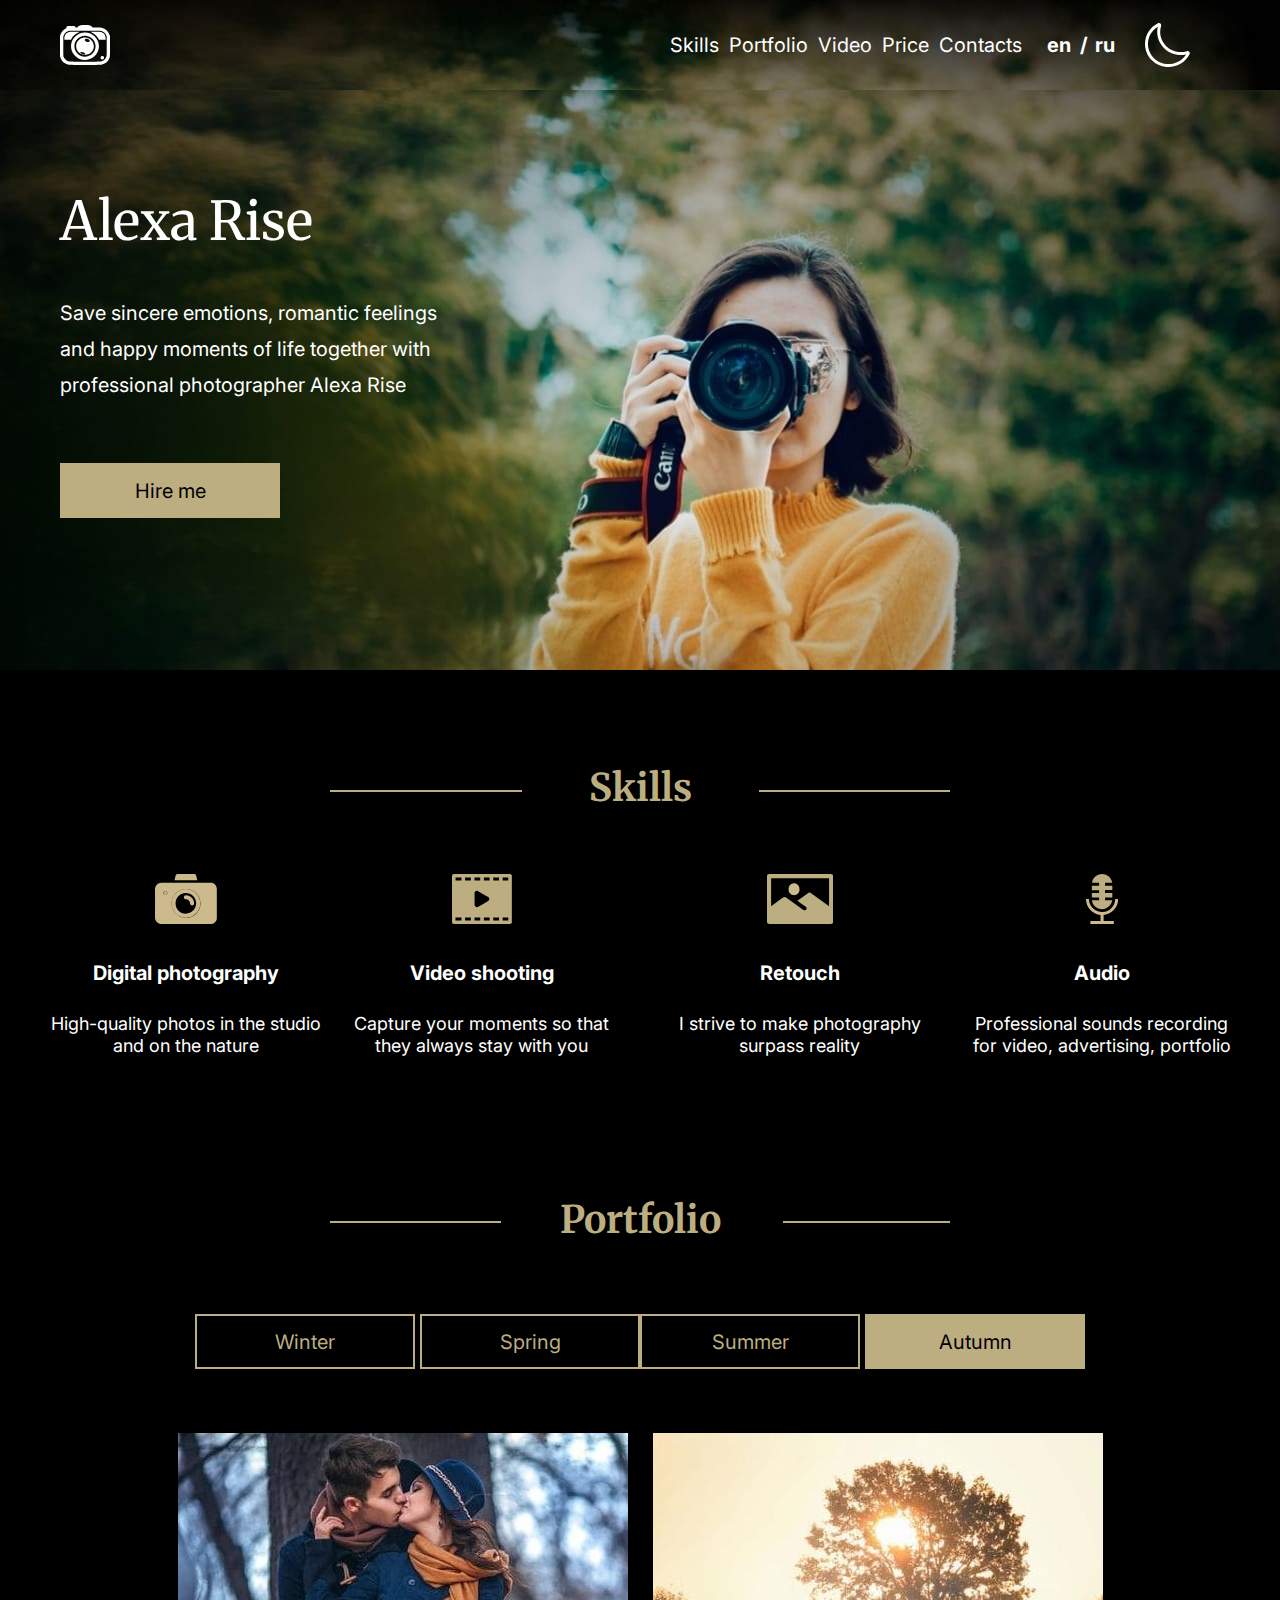
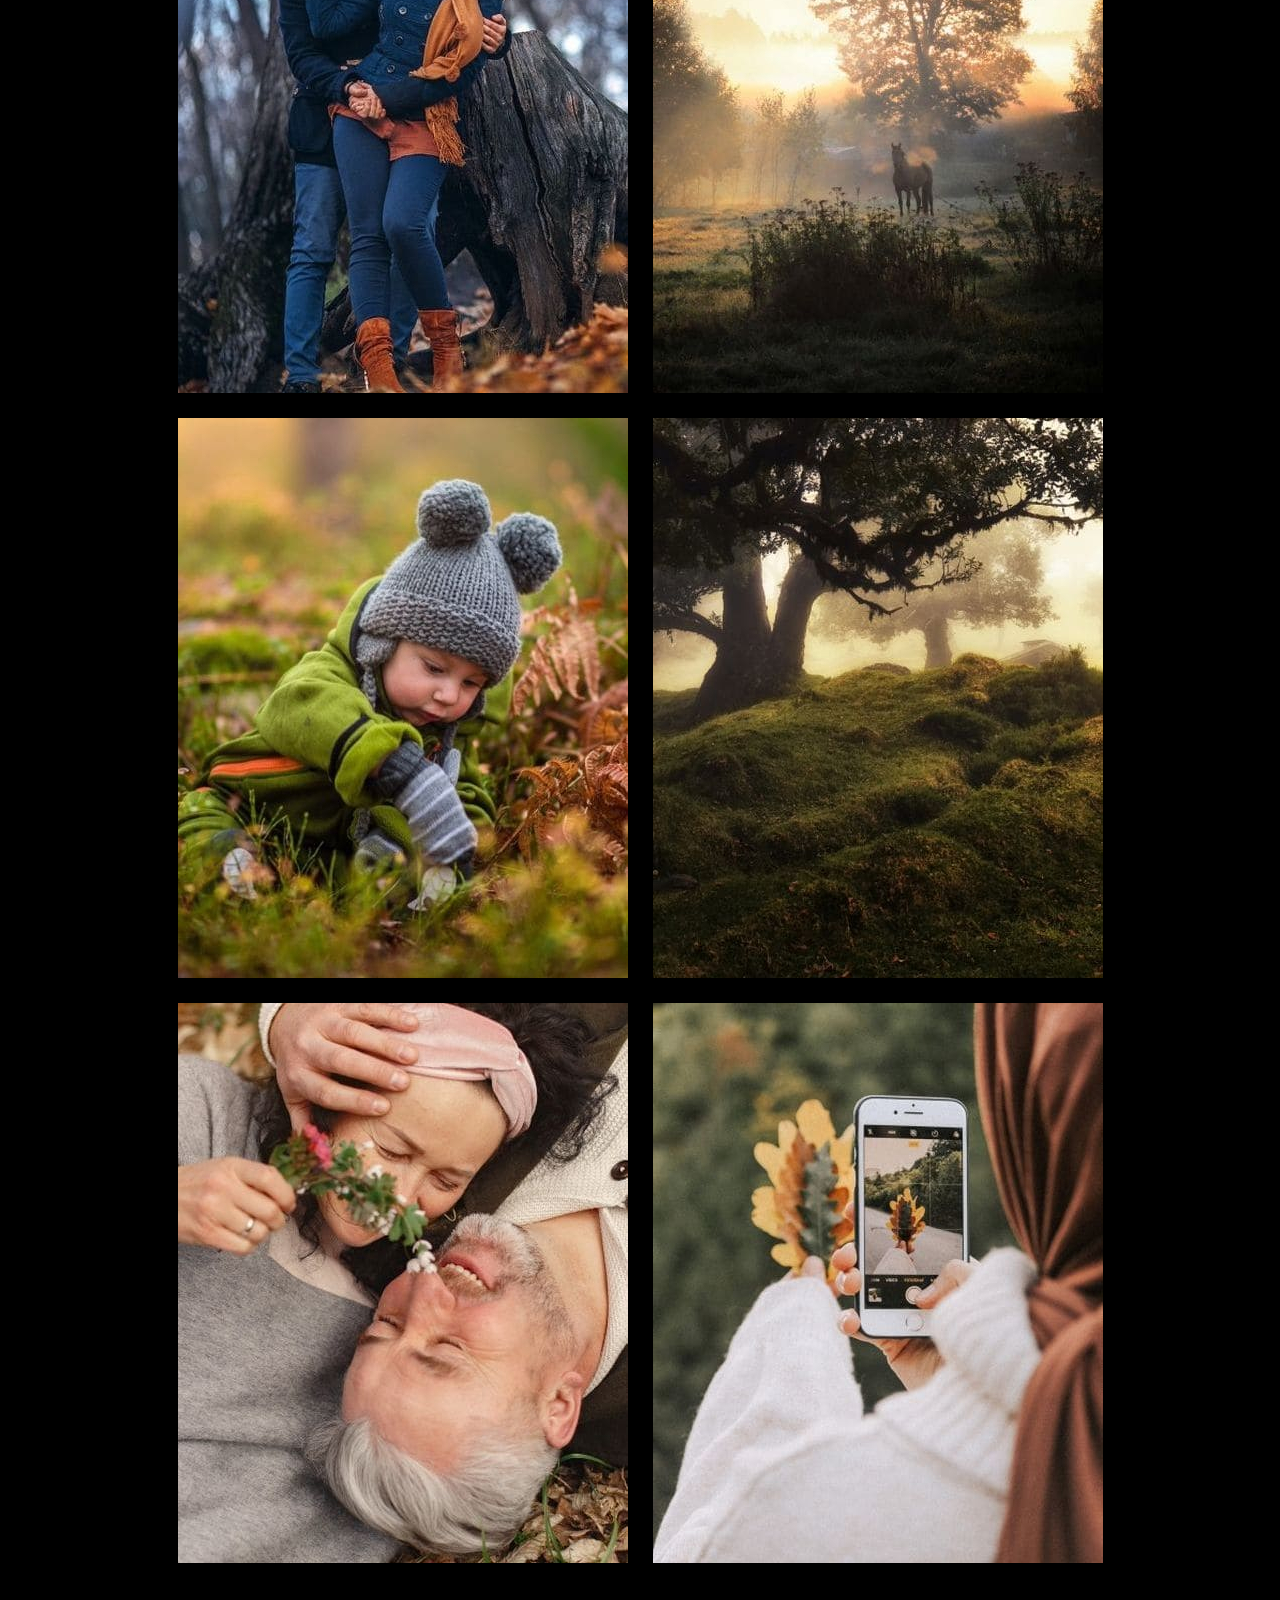
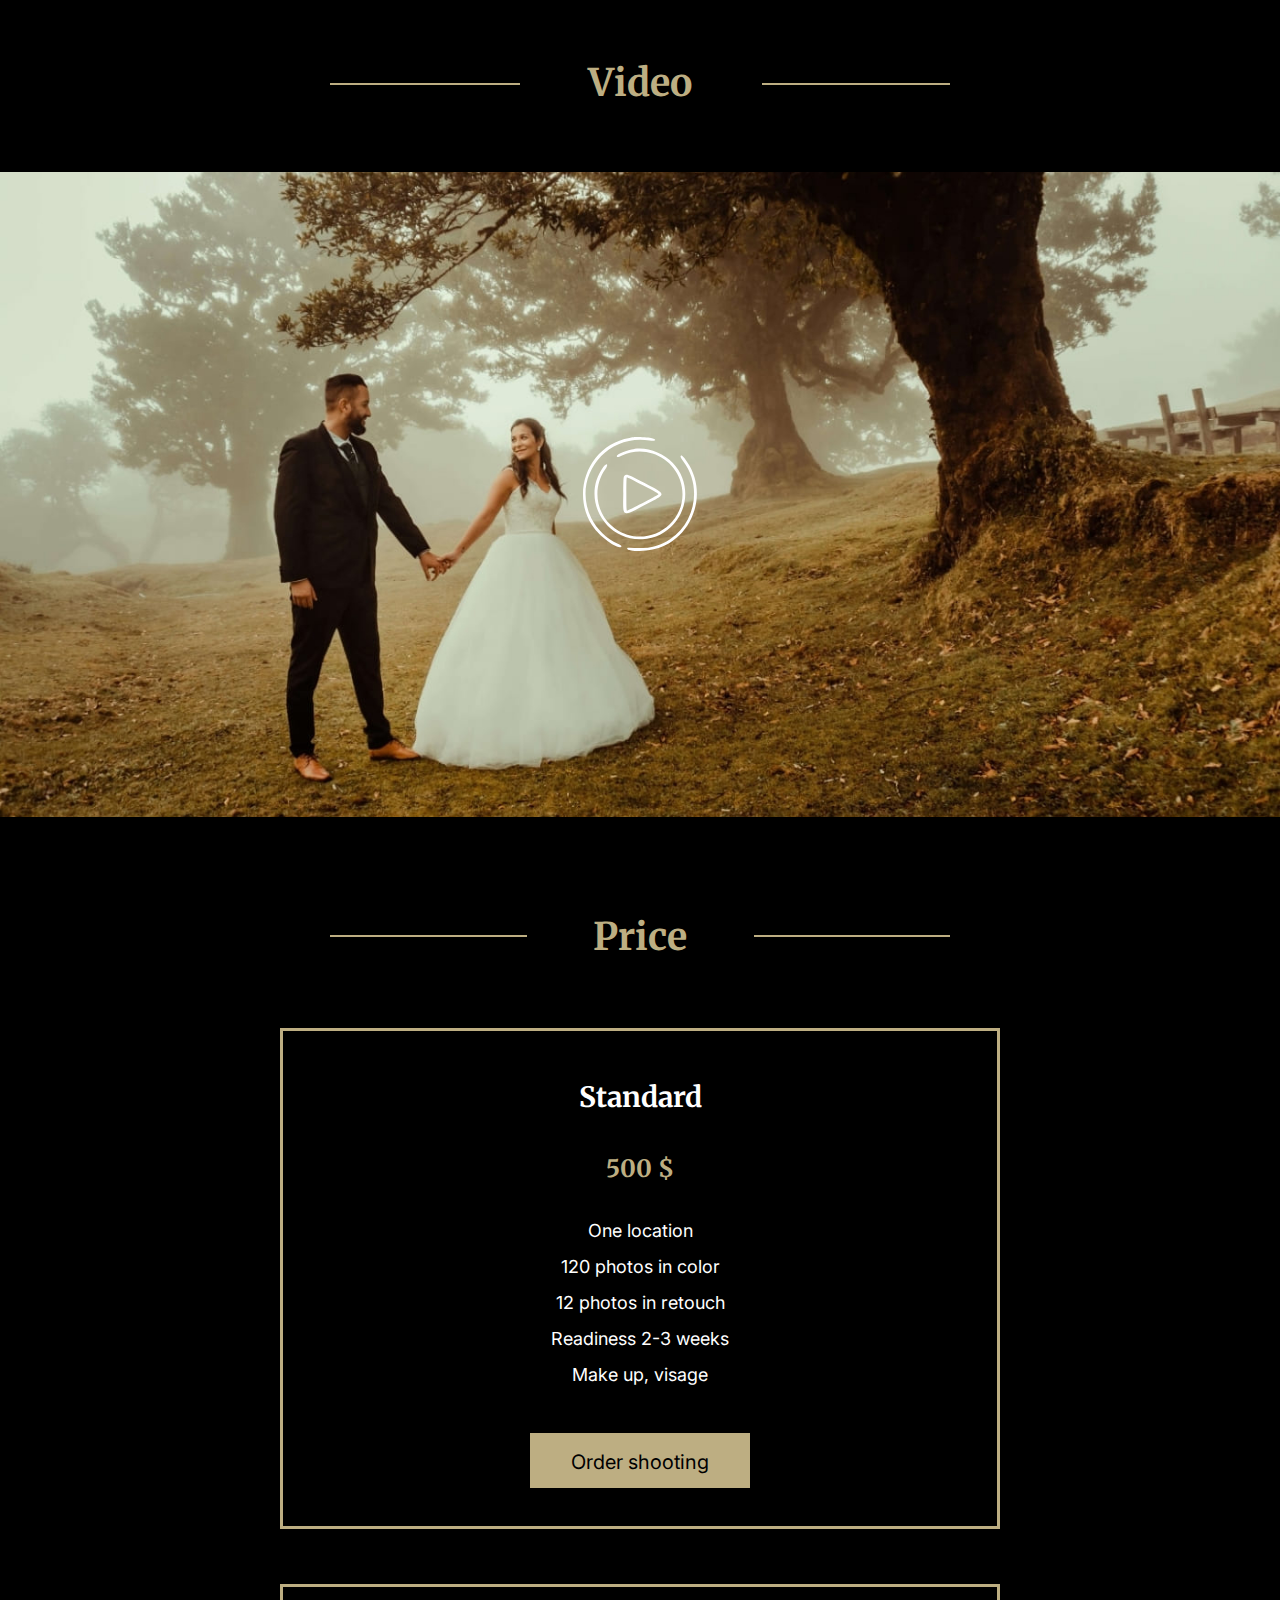
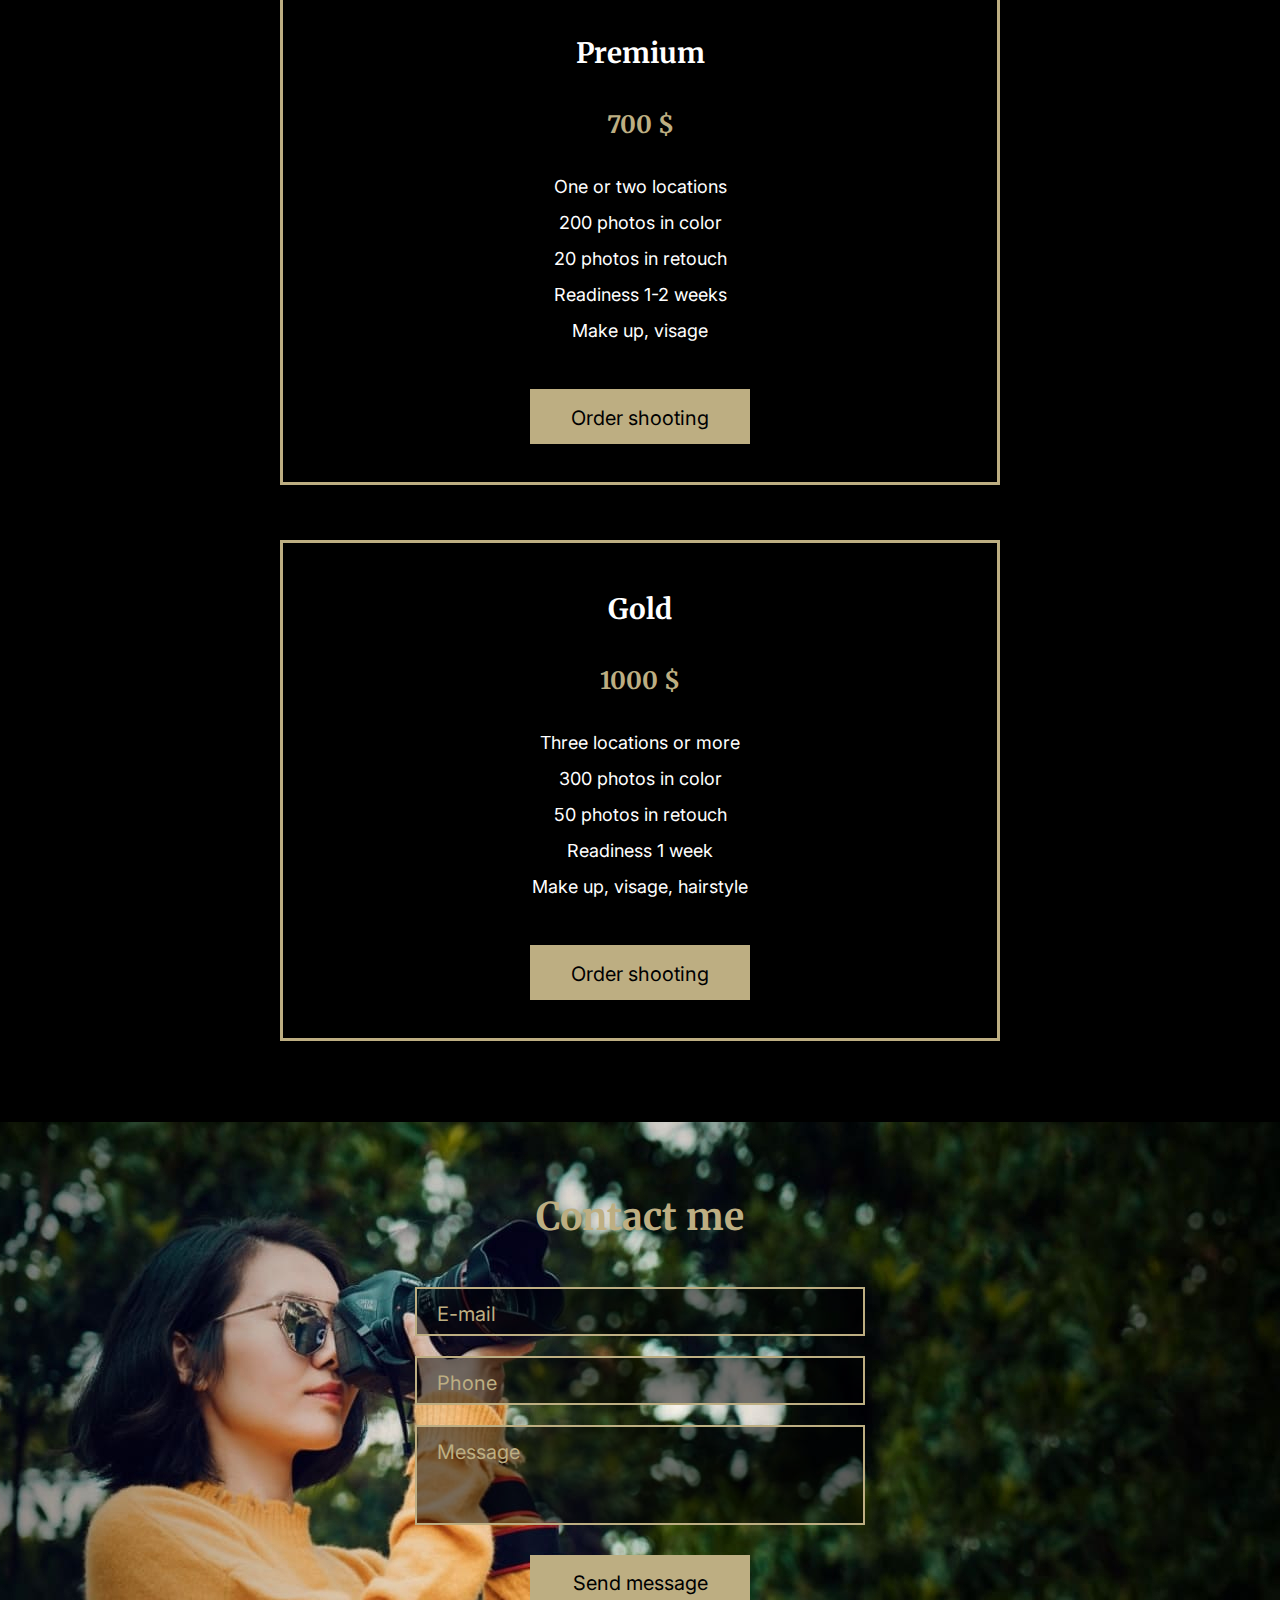
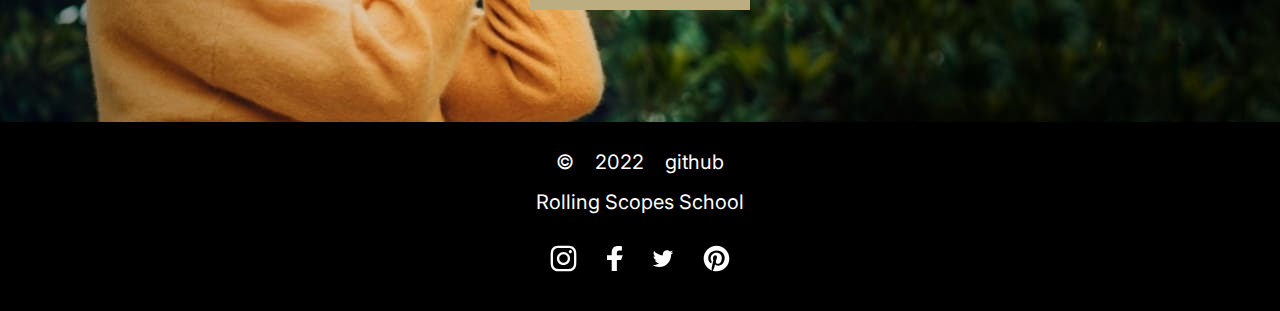
<file: portfolio/index.html>
<!doctype html>
<html lang="en">
<head>
    <meta charset="UTF-8">
    <meta name="viewport" content="width=device-width, initial-scale=1">
    <title>portfolio</title>
    <link rel="stylesheet" href="./style.css">
    <link rel="shortcut icon" href="./assets/img/camera.ico" type="image/x-icon">
</head>
<body>
    <header class="header">
        <div class="container header-container">
            <div class="logo"></div>
            <nav class="nav">
                <ul class="nav-list">
                    <li class="nav-item"><a href="#skills" class="nav-link" data-translate="skills">Skills</a></li>
                    <li class="nav-item"><a href="#portfolio" class="nav-link" data-translate="portfolio">Portfolio</a></li>
                    <li class="nav-item"><a href="#video" class="nav-link" data-translate='video'>Video</a></li>
                    <li class="nav-item"><a href="#price" class="nav-link" data-translate='price'>Price</a></li>
                    <li class="nav-item"><a href="#contacts" class="nav-link" data-translate='contacts'>Contacts</a></li>
                </ul>
            </nav>
            <div class="switch-lng">
                <p class="switch-en-lng switch-lang" data-language="en">en</p>
                <p class="switch-slash">/</p>
                <p class="switch-ru-lng switch-lang" data-language="ru">ru</p>
            </div>
            <div class="theme-switcher"></div>
            <div class="burger-menu">
                <div class="burger-line burger-line-one"></div>
                <div class="burger-line burger-line-two"></div>
                <div class="burger-line burger-line-three"></div>
            </div>
        </div>
    </header>
    <main class="main">
        <div class="container main-container">
            <section class="hero">
                <div class="hero-container">
                    <div class="hero-content">
                        <h1 data-translate="hero-title">Alexa Rise</h1>
                        <div class="hero-content-text hero-content-text-first">
                            <span data-translate="hero-text-1-1">Save sincere emotions, romantic feelings and</span>
                            <span data-translate="hero-text-1-2">happy moments of life together with professional</span>
                            <span data-translate="hero-text-1-3">photographer Alexa Rise</span>
                        </div>
                        <div class="hero-content-text hero-content-text-second">
                            <span data-translate="hero-text-2-1">Save sincere emotions, romantic feelings</span>
                            <span data-translate="hero-text-2-2">and happy moments of life together with</span>
                            <span data-translate="hero-text-2-3">professional photographer Alexa Rise</span>
                        </div>
                        <button class="hero-content-btn button-gold" data-translate="hire">Hire me</button>
                    </div>
                </div>
            </section>
            <section class="skills">
                <div class="skills-container section-container">
                    <div class="section-title-wrap skills-title-wrap">
                        <h2 class="section-title" id="skills" data-translate="skills">Skills</h2>
                    </div>
                    <div class="skills-items">
                        <div class="skills-item-group">
                            <div class="skills-item skills-item-digital">
                                <div class="skills-item-img"><img src="./assets/svg/camera.svg" alt="camera"></div>
                                <p class="skills-item-heading" data-translate="skill-title-1">Digital photography</p>
                                <div class="skills-item-text">
                                    <span data-translate="skill-text-1-1">High-quality photos in the studio</span>
                                    <span data-translate="skill-text-1-2">and on the nature</span>
                                </div>
                            </div>
                            <div class="skills-item video-item">
                                <div class="skills-item-img"><img src="./assets/svg/video.svg" alt="video"></div>
                                <p class="skills-item-heading" data-translate="skill-title-2">Video shooting</p>
                                <div class="skills-item-text">
                                    <span data-translate="skill-text-2-1">Capture your moments so that</span>
                                    <span data-translate="skill-text-2-2">they always stay with you</span>
                                </div>
                            </div>
                        </div>
                        <div class="skills-item-group">
                            <div class="skills-item skills-item-retouch">
                                <div class="skills-item-img"><img src="./assets/svg/landscape.svg" alt="landscape"></div>
                                <p class="skills-item-heading" data-translate="skill-title-3">Retouch</p>
                                <div class="skills-item-text">
                                    <span data-translate="skill-text-3-1">I strive to make photography</span>
                                    <span data-translate="skill-text-3-2">surpass reality</span>
                                </div>
                            </div>
                            <div class="skills-item skills-item-audio">
                                <div class="skills-item-img"><img src="./assets/svg/microphone.svg" alt="microphone"></div>
                                <p class="skills-item-heading" data-translate="skill-title-4">Audio</p>
                                <div class="skills-item-text">
                                    <span data-translate="skill-text-4-1">Professional&nbsp;sounds&nbsp;recording</span>
                                    <span data-translate="skill-text-4-2">for&nbsp;video,&nbsp;advertising,&nbsp;portfolio</span>
                                </div>
                            </div>
                        </div>
                    </div>
                </div>
            </section>
            <section class="portfolio">
                <div class="portfolio-container section-container">
                    <div class="section-title-wrap portfolio-title-wrap">
                        <h2 class="section-title" id="portfolio" data-translate="portfolio">Portfolio</h2>
                    </div>
                    <div class="portfolio-buttons">
                        <div class="portfolio-buttons-group">
                            <button class="button-black portfolio-btn" data-translate="winter" data-season="winter">Winter</button>
                            <button class="button-black portfolio-btn" data-translate="spring" data-season="spring">Spring</button>
                        </div>
                        <div class="portfolio-buttons-group">
                            <button class="button-black portfolio-btn" data-translate="summer" data-season="summer">Summer</button>
                            <button class="button-black portfolio-btn" data-translate="autumn" data-season="autumn">Autumn</button>
                        </div>
                    </div>
                    <div class="portfolio-photos">
                        <img class="portfolio-image" src="./assets/img/autumn/1.jpg" alt="portfolio-image">
                        <img class="portfolio-image" src="./assets/img/autumn/2.jpg" alt="portfolio-image">
                        <img class="portfolio-image" src="./assets/img/autumn/3.jpg" alt="portfolio-image">
                        <img class="portfolio-image" src="./assets/img/autumn/4.jpg" alt="portfolio-image">
                        <img class="portfolio-image" src="./assets/img/autumn/5.jpg" alt="portfolio-image">
                        <img class="portfolio-image" src="./assets/img/autumn/6.jpg" alt="portfolio-image">
                    </div>
                </div>
            </section>
            <section class="video">
                <div class="video-container section-container">
                    <div class="section-title-wrap video-title-wrap">
                        <h2 class="section-title" id="video" data-translate="video">Video</h2>
                    </div>
                    <div class="video-player">
                        <img class="video-player-bg" src="./assets/img/video-player.jpg" alt="video-player-image">
                        <img class="video-player-bg-small" src="./assets/img/video-player2.jpg" alt="video-player-image">
                        <button class="video-play-hover-img"></button>
                    </div>
                </div>
            </section>
            <section class="price">
                <div class="price-container section-container">
                    <div class="section-title-wrap price-title-wrap">
                        <h2 class="section-title" id="price" data-translate="price">Price</h2>
                    </div>
                    <div class="price-items">
                        <div class="price-item">
                            <p class="price-item-heading" data-translate="standard">Standard</p>
                            <p class="price-item-amount">500 $</p>
                            <span class="price-item-text" data-translate="price-description-1-span-1">One location</span>
                            <span class="price-item-text" data-translate="price-description-1-span-2">120 photos in color</span>
                            <span class="price-item-text" data-translate="price-description-1-span-3">12 photos in retouch</span>
                            <span class="price-item-text" data-translate="price-description-1-span-4">Readiness 2-3 weeks</span>
                            <span class="price-item-text" data-translate="price-description-1-span-5">Make up, visage</span>
                            <button class="price-item-btn button-gold" data-translate="order">Order&nbsp;shooting</button>
                        </div>
                        <div class="price-item">
                            <p class="price-item-heading" data-translate="premium">Premium</p>
                            <p class="price-item-amount">700 $</p>
                            <span class="price-item-text" data-translate="price-description-2-span-1">One or two locations</span>
                            <span class="price-item-text" data-translate="price-description-2-span-2">200 photos in color</span>
                            <span class="price-item-text" data-translate="price-description-2-span-3">20 photos in retouch</span>
                            <span class="price-item-text" data-translate="price-description-2-span-4">Readiness 1-2 weeks</span>
                            <span class="price-item-text" data-translate="price-description-2-span-5">Make up, visage</span>
                            <button class="price-item-btn button-gold" data-translate="order">Order&nbsp;shooting</button>
                        </div>
                        <div class="price-item">
                            <p class="price-item-heading" data-translate="gold">Gold</p>
                            <p class="price-item-amount">1000 $</p>
                            <span class="price-item-text" data-translate="price-description-3-span-1">Three locations or more</span>
                            <span class="price-item-text" data-translate="price-description-3-span-2">300 photos in color</span>
                            <span class="price-item-text" data-translate="price-description-3-span-3">50 photos in retouch</span>
                            <span class="price-item-text" data-translate="price-description-3-span-4">Readiness 1 week</span>
                            <span class="price-item-text" data-translate="price-description-3-span-5">Make up, visage, hairstyle</span>
                            <button class="price-item-btn button-gold" data-translate="order">Order&nbsp;shooting</button>
                        </div>
                    </div>
                </div>
            </section>
            <section class="contacts">
                <div class="section-container contacts-container">
                    <div class="contacts-content">
                        <h2 class="section-title contacts-title" id="contacts" data-translate="contact-me">Contact me</h2>
                        <form class="contacts-form" action="#">
                            <input class="input-email" type="email" id="email" name="email" placeholder="E-mail" required data-translate="e-mail">
                            <input class="input-tel" type="tel" id="phone" name="phone" placeholder="Phone" required data-translate="phone">
                            <textarea class="input-textarea" name="text" placeholder="Message" data-translate="message"></textarea>
                            <button class="button-gold form-button" type="submit" data-translate="send-message">Send&nbsp;message</button>
                        </form>
                    </div>
                </div>
            </section>
        </div>
    </main>
    <footer class="footer container">
        <div class="footer-container">
            <div class="footer-data">
                <span>&#169;</span>
                <span>2022</span>
                <a href="https://github.com/AnastasyMeleshko" target="_blank"><span class="github-link">github</span></a>
            </div>
            <p class="footer-text-wrap"><a class="footer-text" href="https://rs.school/js-stage0/" target="_blank">Rolling Scopes School</a></p>
            <div class="social-list">
                <ul>
                    <li class="social-list-item instagram-link"><a href="#"></a></li>
                    <li class="social-list-item facebook-link"><a href="#"></a></li>
                    <li class="social-list-item twitter-link"><a href="#"></a></li>
                    <li class="social-list-item pinterest-link"><a href="#"></a></li>
                </ul>
            </div>
        </div>
    </footer>
<script src="./js/index.js"></script>
<script src="./js/translate.js"></script>
</body>
</html>
</file>
<file: portfolio/style.css>
@import url('https://fonts.googleapis.com/css2?family=Inter:wght@400;700&family=Merriweather:wght@700&display=swap');

* {
    margin: 0;
    padding: 0;
    box-sizing: border-box;
}

html {
    scroll-behavior: smooth;
}

body {
    background-color: #000000;
    overflow-x: hidden;
}

a {
    text-decoration: none;
    cursor: pointer;
}

button {
    cursor: pointer;
}

:root {
    --line-color-light: #000000;
    --line-color: #BDAE82;
    --menu-background: #000000;
    --burger-line-color-light: #000000;
    --burger-line-color-dark: #ffffff;
    --navlink-color: #ffffff;

}

.shadow-wrapper {
    width: 768px;
    max-width: 100%;
    height: 100%;
    background-color: #000000;
    opacity: 0.5;
    flex-direction: column;
    justify-content: center;
    align-items: center;
    position: absolute;
    z-index: 1;
    top: 0;
    left: 0;
    display: none;
    transition: 0.5s all ease;
}

.main-container {
    overflow-x: hidden;
}

.container {
    max-width: 1440px;
    margin: 0 auto;
    padding: 0 20px;
    background-color: #000000;
    overflow-x: hidden;
}

.header {
    overflow-x: hidden;
}

.header-container {
    display: flex;
    align-items: center;
    padding-top: 20px;
    padding-bottom: 20px;
    background: url('./assets/img/header-bg.jpg');
    background-repeat: no-repeat;
    background-position: center 0;
    background-size: 100%;
    overflow-x: hidden;

}

.logo {
    width: 50px;
    height: 50px;
    background-image: url('./assets/svg/logo.svg');
    background-size: contain;
    background-repeat: no-repeat;
    transition: 0.3s;
    cursor: pointer;
}

.logo:hover {
    filter: invert(26%) sepia(15%) saturate(638%) hue-rotate(7deg) brightness(92%)
    contrast(87%);
}

.nav {
    padding: 0 30px;
    margin-left: auto;
    overflow: hidden;
}

.nav-list {
    display: flex;

}
.nav-item {
    list-style-type: none;
}

.nav-item:not(:last-child) {
    margin-right: 30px;
}

.nav-link {
    font-family: Inter;
    font-size: 20px;
    font-weight: 400;
    font-style: normal;
    line-height: 50px;
    color: #FFFFFF;
    transition: 0.3s;
}

.nav-link:hover {
    color: #BDAE82;
}

.switch-lng {
    display: flex;
    padding-right: 30px;
}

.switch-lng p {
    font-family: Inter;
    font-size: 20px;
    font-weight: 700;
    font-style: normal;
    line-height: 50px;
}



.theme-switcher {
    width: 45px;
    height: 45px;
    cursor: pointer;
    transition: all 0.5s ease;
    background-image: url('./assets/svg/dark-theme.svg');
    background-position: center center;
    background-repeat: no-repeat;
    background-size: contain;
}

.theme-switcher:hover {
    filter: invert(26%) sepia(15%) saturate(638%) hue-rotate(7deg) brightness(92%)
    contrast(87%);
}

.light-theme-switch {
    background-image: url('./assets/svg/light-theme.svg');
    background-position: center center;
    background-repeat: no-repeat;
    background-size: contain;
}

.switch-slash, .switch-ru-lng {
    color: #FFFFFF;
}

.switch-slash {
    margin-right: 8px;
}

.switch-en-lng {
    color: #FFFFFF;
    margin-right: 9px;
    cursor: pointer;
}

.switch-ru-lng {
    cursor: pointer;
    transition: 0.3s;
}

.switch-ru-lng:hover, .switch-en-lng:hover {
    color: #BDAE82;
}

.switch-ru-lng:focus {
    color: #BDAE82;
}

.active-color{
    color: #BDAE82;
}

.burger-menu {
    width: 50px;
    height: 28px;
    position: relative;
    cursor: pointer;
    display: flex;
    flex-direction: column;
    justify-content: center;
    align-items: center;
    margin-right: 4px;
}

.burger-menu:hover > .burger-line {
    background-color: #BDAE82;
}

.burger-line {
    background-color: var(--burger-line-color-dark);
    width: 100%;
    height: 3px;
    margin-bottom: 10px;
    transition: all 0.3s ease-in-out;
}

.burger-line:last-child {
    margin: 0;
}

.burger-menu.open .burger-line-one {
    -webkit-transform: translateY(13px) rotate(45deg);
}

.burger-menu.open .burger-line-two {
    opacity: 0;
}

.burger-menu.open .burger-line-three {
    -webkit-transform: translateY(-13px) rotate(-45deg);
}

.hero-container {
    background-image: url('./assets/img/header-bg.jpg');
    background-position: center -90px;
    background-repeat: no-repeat;
    padding: 160px 0 330px 60px;
    margin: 0 -20px;
}

h1 {
    font-family: Merriweather;
    font-size: 60px;
    font-weight: 700;
    font-style: normal;
    line-height: 120px;
    color: #FFFFFF;
    margin-bottom: 10px;
}

.hero-content-text {
    font-family: Inter;
    font-size: 20px;
    font-weight: 400;
    font-style: normal;
    line-height: 40px;
    color: #FFFFFF;
    margin-bottom: 25px;
    display: flex;
    flex-direction: column;
    text-align: left;
}

.button-gold {
    border: 0;
    padding: 8px 73px;
    background-color: #BDAE82;
    font-family: Inter;
    font-size: 20px;
    font-weight: 400;
    font-style: normal;
    line-height: 40px;
    color: #000000;
    transition: 0.3s;
    width: 220px;
    height: 55px;
}

.button-gold:hover {
    color: #FFFFFF;
}

.section-container {
    padding-top: 75px;
    align-items: center;
}

.section-title-wrap {
    width: 50%;
    text-align: center;
    overflow: hidden;
    margin: 0 auto 45px;
}

.section-title {
    font-family: Merriweather;
    font-size: 40px;
    font-weight: 700;
    font-style: normal;
    line-height: 80px;
    color: #BDAE82;
}

.section-title-wrap::before, .section-title-wrap::after {
    content: "";
    display: inline-block;
    vertical-align: middle;
    height: 2px;
    width: 50%;
    background-color: var(--line-color);
    position: relative;
}

.section-title-wrap::before {
    margin-left: -75%;
    top: 50px;
    left: 10px;
}

.section-title-wrap::after {
    margin-right: -75%;
    bottom: 50px;
    right: 10px;
}

.skills-container {
    padding-top: 80px;
}

.skills-title-wrap::after {
    bottom: 48px;
    right: 11px;
}
.skills-title-wrap::before {
    left: 12px;
}

.skills-items {
    display: flex;
    justify-content: space-around;
    flex-wrap: nowrap;
    align-items: center;
}

.skills-item-group {
    display: flex;
    justify-content: space-around;
    align-items: flex-start;
}

.skills-item-group:not(:last-child) {
    margin-right: 40px;
}

.skills-item {
    display: flex;
    flex-direction: column;
    align-items: center;
    text-align: center;
    padding: 0 31px 7px 18px;
}

.skills-item:not(:last-child) {
    margin-right: 40px;
}

.skills-item.ru-language {
    padding: 0 0 40px;
    margin-right: 10px;
}

.video-item {
    padding: 0 34px 7px 8px;
}

.skills-item-heading {
    font-family: Inter;
    font-size: 20px;
    font-weight: 700;
    font-style: normal;
    line-height: 40px;
    color: #FFFFFF;
    margin-bottom: 20px;
}

.skills-item-text {
    font-family: Inter;
    font-size: 18px;
    font-weight: 400;
    font-style: normal;
    line-height: 36px;
    color: #FFFFFF;
    display: flex;
    flex-direction: column;
}

.skills-item-img {
    height: 50px;
    margin-bottom: 48px;
}

.portfolio-container {
    padding-top: 85px;
}

.portfolio-title-wrap {
    margin: 0 auto 43px;
}

.portfolio-title-wrap::before {
    left: -24px;
    top: 49px;
}

.portfolio-title-wrap::after {
    right: -22px;
    bottom: 49px;
}

.portfolio-buttons {
    display: flex;
    flex-wrap: wrap;
    justify-content: center;
    margin-bottom: 60px;
}

.portfolio-buttons-group {
    justify-content: space-around;
    display: flex;
}

.portfolio-buttons-group:not(:last-child) {
    margin-right: 5px;
}

.portfolio-buttons button {
    padding: 6px 63px;
}

.portfolio-buttons button:not(:last-child) {
    margin-right: 5px;
}

.button-black {
    border: 2px solid #BDAE82;
    padding: 8px 73px;
    background-color: transparent;
    font-family: Inter;
    font-size: 20px;
    font-weight: 400;
    font-style: normal;
    line-height: 40px;
    color: #BDAE82;
    transition: 0.3s;
    width: 220px;
    height: 55px;
}

.button-black:hover {
    color: #FFFFFF;
}

.portfolio-photos {
    display: flex;
    flex-wrap: wrap;
    justify-content: center;
    gap: 25px;
}

.portfolio-btn, .button-black,  .button-gold {
    transition: all 150ms ease-in-out;
    position: relative;
    transition-duration: 0.4s;
    overflow: hidden;
}

.portfolio-btn:after, .button-black:after, .button-gold:after {
    content: "";
    background: #BDAE82;
    display: block;
    position: absolute;
    top: 0;
    left: 0;
    padding-bottom: 30%;
    padding-right: 100%;
    opacity: 0;
    transition: all 0.8s
}

.button-gold:after {
    content: "";
    background: #100f0f;
    display: block;
    position: absolute;
    top: 0;
    left: 0;
    padding-bottom: 30%;
    padding-right: 100%;
    opacity: 0;
    transition: all 0.8s
}


.portfolio-btn:active:after, .button-gold:active:after {
    padding: 0;
    opacity: 1;
    transition: 0s
}

.portfolio-btn.active {
    color: #000000;
    background-color: #BDAE82;
}

.portfolio-btn:hover, .button-black:hover, .button-gold:hover {
    box-shadow: 0 0 10px 0 #BDAE82 inset, 0 0 10px 4px #BDAE82;
}

.video-container {
    padding-top: 82px;
}

.video-title-wrap::before {
    top: 48px;
}

.video-title-wrap::after {
 right: 8px;
}

.video-player {
    position: relative;
    display: flex;
    justify-content: center;
    align-items: center;
}

.video-player-bg {
    max-width: 100%;
}

.video-player-bg-small {
    max-width: 100%;
}

.video-play-hover-img {
    position: absolute;
    background: transparent;
    border: 0;
    width: 130px;
    height: 130px;
    background-image: url('./assets/svg/play-hover.svg');
    background-size: contain;
    background-repeat: no-repeat;
    transition: 0.3s;
    cursor: pointer;
}


.video-play-hover-img:hover {
    filter: invert(26%) sepia(15%) saturate(638%) hue-rotate(7deg) brightness(92%)
    contrast(87%);
}

.price-container {
    padding-bottom: 100px;
    padding-top: 80px;
}

.price-title-wrap {
    margin-bottom: 44px;
}

.price-title-wrap::before {
    left: 17px;
    top: 47px;
}

.price-title-wrap::after {
    right: 16px;
    bottom: 51px;
}

.price-items {
    display: flex;
    justify-content: center;
    flex-wrap: wrap;
}

.price-item {
    display: flex;
    flex-direction: column;
    align-items: center;
    justify-content: center;
    border: 3px solid #BDAE82;
    padding: 38px 111px;
}

.price-item:not(:last-child) {
    margin-right: 27px;
}

.price-item-heading {
    font-family: Merriweather;
    font-size: 28px;
    font-weight: 700;
    font-style: normal;
    line-height: 56px;
    color: #FFFFFF;
    margin-bottom: 20px;
}

.price-item-amount {
    font-family: Merriweather;
    font-size: 24px;
    font-weight: 700;
    font-style: normal;
    line-height: 48px;
    color: #BDAE82;
    margin-bottom: 20px;
}

.price-item-text {
    font-family: Inter;
    font-size: 18px;
    font-weight: 400;
    font-style: normal;
    line-height: 36px;
    color: #FFFFFF;
    display: block;
    text-align: center;
}

.price-item-text:last-of-type {
    margin-bottom: 40px;
}

.price-item-btn {
    padding: 9px 40px;
}

.contacts-container {
    background: url('./assets/img/contacts-bg.jpg');
    background-size: auto 700px;
    background-position: center center;
    padding-top: 0;
    margin: 0 -20px;
    display: flex;
    justify-content: flex-end;
}

.contacts-content {
    display: flex;
    flex-direction: column;
    justify-content: flex-start;
    width: 450px;
    margin: 55px 20px 197px 0;
}

.contacts-title {
    margin-bottom: 45px;
}

.contacts-form {
    display: flex;
    flex-direction: column;
}

.contacts-form input, .contacts-form textarea {
    font-family: Inter;
    font-size: 20px;
    font-weight: 400;
    font-style: normal;
    line-height: 40px;
    border: 2px solid #BDAE82;
    background-color: rgba(0, 0, 0, 0.5);
    padding-left: 20px;
    padding-top: 5px;
    color: #BDAE82;
    cursor: pointer;
    transition: 0.3s;
}

.contacts-form input {
    margin-bottom: 20px;
}

.input-textarea {
    resize: none;
    margin-bottom: 30px;
    height: 100px;
}

::placeholder {
    font-family: inherit;
    color: #BDAE82;
    font-size: 20px;
}

.form-button {
    width: 220px;
    padding: 8px 40px;
}



.footer-container {
    padding: 50px 0;
    display: flex;
    justify-content: space-between;
    overflow-x: hidden;
}

.footer-data span, .footer-text  {
    font-family: Inter;
    font-size: 20px;
    font-weight: 400;
    font-style: normal;
    line-height: 50px;
    color: #FFFFFF;
}

.footer-data span {
    margin-right: 17px;
}

.github-link {
    transition: 0.3s;
}

.github-link:hover {
    color: #BDAE82;
}

.footer-text {
    transition: 0.3s;
}

.footer-text:hover {
    color: #BDAE82;
}

.social-list ul{
    display:flex;
    justify-content: center;
    align-items: center;
    padding: 11px 4px;
}

.social-list ul li {
    list-style-type: none;
}

.instagram-link {
    background-image: url('./assets/svg/instagram.svg');
    width: 27px;
}

.facebook-link {
    background-image: url('./assets/svg/facebook.svg');
    width: 17px;
}

.twitter-link {
    background-image: url('./assets/svg/twitter.svg');
    width: 22px;
}

.pinterest-link {
    background-image: url('./assets/svg/pinterest.svg');
    width: 27px;
}

.social-list-item  {
    height: 27px;
    background-size: contain;
    background-repeat: no-repeat;
    background-position: center center;
    transition: 0.3s;
    cursor: pointer;
}

.social-list-item:hover {
    filter: invert(26%) sepia(15%) saturate(638%) hue-rotate(7deg) brightness(92%)
    contrast(87%);
}

.social-list-item:not(:last-child) {
    margin-right: 29px;
}

/* For mobile phones: */
[class*="col-"] {
    width: 100%;
}

@media only screen and (max-width: 319px) {
    /* For extra-extra-small devices (xxs) 0-319px*/

    .price-item:not(:last-child) {
        margin-right: 0;
    }

    .price-item {
        margin-bottom: 30px;
    }

    .price-items {
        flex-direction: column;
        align-items: center;
    }

    .video-player {
        margin: 0 -20px;
    }

    .section-title {
        font-size: calc(25px + (40 - 32) * ( (100vw - 768px) / ( 1439 - 768) ));
    }

    .section-title-wrap::after {
        margin-right: -141%;
    }

    .section-title-wrap::before {
        margin-left: -141%;
    }

    .portfolio-title-wrap {
        margin: 0 auto 36px;
    }

    .portfolio-title-wrap::before {
        margin-left: -175%;
    }

    .portfolio-title-wrap::after {
        margin-right: -175%;
    }

    .portfolio-buttons-group:not(:last-child) {
        margin-right: 0;
        margin-bottom: 5px;
    }

    .skills-title-wrap {
        margin: 0 auto 28px;
    }

    .skills-item-img {
        margin-bottom: 29px;
    }

    .skills-item-text {
        line-height: 22px;
        font-size: 14px;
    }

    .skills-item {
        padding: 0 25px 40px 27px;
        margin-bottom: 20px;
    }

    .video-item {
        padding: 0 25px 40px 27px;
        margin-bottom: 20px;
    }

    .skills-items {
        flex-direction: column;
        justify-content: center;
        flex-wrap: wrap;
    }

    .skills-item-group {
        justify-content: center;
        flex-direction: column;
        align-items: center;
    }

    .skills-item-group:not(:last-child) {
        margin-right: 0;
    }

    .portfolio-container {
        padding-top: 65px;
    }

    .video-container {
        padding-top: 62px;
    }

    .video-play-hover-img {
        width: calc(65px + (130 - 65) * ( (100vw - 768px) / ( 1439 - 768) ));
        height: calc(65px + (130 - 65) * ( (100vw - 768px) / ( 1439 - 768) ));
    }

    .video-player-bg-small {
        display: inline-block;
    }

    .video-player-bg {
        display: none;
    }

    .video-title-wrap {
        margin: 0 auto 31px;
    }

    .price-container {
        padding-top: 62px;
        padding-bottom: 26px;
    }

    .price-title-wrap {
        margin-bottom: 33px;
    }

    .portfolio-photos img {
        max-width: 100%;
    }

    .footer-container {
        flex-direction: column;
        justify-content: center;
        align-items: center;
        padding: 28px 0;
    }

    .footer-data span:last-child {
        margin-right: 0;
    }

    .footer-text, .footer-data span{
        line-height: 24px;
    }

    .footer-data {
        margin-bottom: 16px;
    }

    .footer-text-wrap {
        margin-bottom: 20px;
    }

    .skills-item:not(:last-child) {
        margin-right: 0;
    }

    .hero-content-btn {
        width: calc(170px + (220 - 150) * ( (100vw - 768px) / ( 1439 - 768) ));
        padding-right: calc(20px + (63 - 20) * ( (100vw - 768px) / ( 1439 - 768) ));
        padding-left: calc(20px + (63 - 20) * ( (100vw - 768px) / ( 1439 - 768) ));
    }

    .portfolio-buttons button {
        width: calc(150px + (220 - 150) * ( (100vw - 768px) / ( 1439 - 768) ));
        padding-right: calc(20px + (63 - 20) * ( (100vw - 768px) / ( 1439 - 768) ));
        padding-left: calc(20px + (63 - 20) * ( (100vw - 768px) / ( 1439 - 768) ));
    }

    .form-button {
        width: calc(180px + (220 - 180) * ( (100vw - 768px) / ( 1439 - 768) ));
        padding-right: calc(20px + (63 - 20) * ( (100vw - 768px) / ( 1439 - 768) ));
        padding-left: calc(20px + (63 - 20) * ( (100vw - 768px) / ( 1439 - 768) ));
    }

    .price-item-btn {
        padding-right: calc(5px + (40 - 5) * ( (100vw - 768px) / ( 1439 - 768) ));
        padding-left: calc(5px + (40 - 5) * ( (100vw - 768px) / ( 1439 - 768) ));
        width: calc(180px + (220 - 200) * ( (100vw - 768px) / ( 1439 - 768) ));
    }

    .portfolio-buttons {
        flex-direction: column;
        justify-content: center;
        align-items: center;
        margin-bottom: 55px;
    }

    .price-item {
        width: 100%;
        padding-right: calc(46px + (111 - 46) * ( (100vw - 768px) / ( 1439 - 768) ));
        padding-left: calc(46px + (111 - 46) * ( (100vw - 768px) / ( 1439 - 768) ));
    }

    .contacts-content {
        margin-right: 0;
        margin-bottom: 112px;
        width: 255px;
    }

    .contacts-container {
        justify-content: center;
        background: url('./assets/img/contacts-bg-small.jpg');
        background-size: auto 700px;
        background-position: center center;
        background-repeat: no-repeat;
    }

    .contacts-title {
        align-self: center;
        margin-bottom: 30px;
    }

    .form-button {
        align-self: center;
    }

    .burger-menu {
        display: flex;
    }

    .nav {
        display: none;
        overflow: hidden;
    }

    .switch-slash {
        margin-right: 7px;
    }

    h1 {
        font-size: 20px;
        font-weight: 400;
        line-height: calc(64px + (120 - 64) * ( (100vw - 768px) / ( 1439 - 768) ));
        margin-bottom: 20px;
    }

    .hero-content-text {
        line-height: calc(24px + (40 - 24) * ( (100vw - 768px) / ( 1439 - 768) ));
        margin-bottom: 60px;
    }

    .hero-content-text-first {
        display: none;
    }

    .hero-content-text-second {
        display: flex;
    }

    .hero-container {
        background-image: url('./assets/img/header-bg-small.jpg');
        background-position: center -50px;
        background-repeat: no-repeat;
        padding: 78px 0 152px 40px;
    }

    .header-container {
        background: url('./assets/img/header-bg-small.jpg');
        background-repeat: no-repeat;
        background-position: center 0;
        background-size: 100%;
        padding: 0 20px;
    }

    .skills-container {
        padding-top: 60px;
    }

    .switch-lng {
        margin-left: -20px;
        margin-right: 5px;
        padding-right: 5px;
    }

    .nav-list.active {
        padding-left: 127px;
        padding-right: 270px;
        max-width: 100%;
    }

    .logo {
        margin-top: 3px;
    }

    .skills-container {
        padding-top: 30px;
    }

    .portfolio-container {
        padding-top: 0px;
    }

    .skills-item:last-child {
        margin-bottom: 0;
    }

    .video-container {
        padding-top: 20px;
        margin: 0 auto 10px;
    }

    .price-container {
        padding-top: 15px;
    }

    .price-item-text {
        font-size: 13px;
    }

    .theme-switcher {
        margin-right: 5px;
        width: 35px;
        height: 35px;
    }

}

@media only screen and (min-width: 320px) {
    /* For extra-small devices (xs) 320-479px*/

    .price-item:not(:last-child) {
        margin-right: 0;
    }

    .price-item {
        margin-bottom: 30px;
    }

    .price-items {
        flex-direction: column;
        align-items: center;
    }

    .video-player {
        margin: 0 -20px;
    }

    .section-title {
        font-size: calc(25px + (40 - 32) * ( (100vw - 768px) / ( 1439 - 768) ));
    }

    .section-title-wrap::after {
        margin-right: -138%;
    }

    .section-title-wrap::before {
        margin-left: -138%;
    }

    .portfolio-title-wrap {
        margin: 0 auto 36px;
    }

    .portfolio-title-wrap::before {
        margin-left: -98%;
    }

    .portfolio-title-wrap::after {
        margin-right: -98%;
    }

    .portfolio-buttons-group:not(:last-child) {
        margin-right: 0;
        margin-bottom: 5px;
    }

    .skills-items {
        flex-direction: column;
        justify-content: center;
        flex-wrap: wrap;
    }

    .skills-title-wrap {
        margin: 0 auto 28px;
    }

    .skills-item-img {
        margin-bottom: 29px;
    }

    .skills-item-text {
        line-height: 22px;
        font-size: 14px;
    }

    .skills-item {
        padding: 0 25px 40px 27px;
        margin-bottom: 20px;
    }

    .skills-item-group {
        justify-content: center;
        flex-direction: column;
        align-items: center;
    }

    .skills-item-group:first-child {
        margin-right: 0;
    }

    .video-item {
        padding: 0 25px 40px 27px;
        margin-bottom: 20px;
    }

    .portfolio-container {
        padding-top: 65px;
    }

    .video-container {
        padding-top: 62px;
    }

    .video-play-hover-img {
        width: calc(65px + (130 - 65) * ( (100vw - 768px) / ( 1439 - 768) ));
        height: calc(65px + (130 - 65) * ( (100vw - 768px) / ( 1439 - 768) ));
    }

    .video-player-bg-small {
        display: inline-block;
    }

    .video-player-bg {
        display: none;
    }

    .video-title-wrap {
        margin: 0 auto 31px;
    }

    .price-container {
        padding-top: 62px;
        padding-bottom: 26px;
    }

    .price-title-wrap {
        margin-bottom: 33px;
    }

    .portfolio-photos img {
        max-width: 100%;
    }

    .footer-container {
        flex-direction: column;
        justify-content: center;
        align-items: center;
        padding: 28px 0;
    }

    .footer-data span:last-child {
        margin-right: 0;
    }

    .footer-text, .footer-data span{
        line-height: 24px;
    }

    .footer-data {
        margin-bottom: 16px;
    }

    .footer-text-wrap {
        margin-bottom: 20px;
    }

    .skills-item:not(:last-child) {
        margin-right: 0;
    }

    .hero-content-btn {
        width: calc(170px + (220 - 150) * ( (100vw - 768px) / ( 1439 - 768) ));
        padding-right: calc(20px + (63 - 20) * ( (100vw - 768px) / ( 1439 - 768) ));
        padding-left: calc(20px + (63 - 20) * ( (100vw - 768px) / ( 1439 - 768) ));
    }

    .portfolio-buttons button {
        width: calc(150px + (220 - 150) * ( (100vw - 768px) / ( 1439 - 768) ));
        padding-right: calc(20px + (63 - 20) * ( (100vw - 768px) / ( 1439 - 768) ));
        padding-left: calc(20px + (63 - 20) * ( (100vw - 768px) / ( 1439 - 768) ));
    }

    .form-button {
        width: calc(180px + (220 - 180) * ( (100vw - 768px) / ( 1439 - 768) ));
        padding-right: calc(20px + (63 - 20) * ( (100vw - 768px) / ( 1439 - 768) ));
        padding-left: calc(20px + (63 - 20) * ( (100vw - 768px) / ( 1439 - 768) ));
    }

    .price-item-btn {
        padding-right: calc(10px + (40 - 10) * ( (100vw - 768px) / ( 1439 - 768) ));
        padding-left: calc(10px + (40 - 10) * ( (100vw - 768px) / ( 1439 - 768) ));
        width: calc(200px + (220 - 200) * ( (100vw - 768px) / ( 1439 - 768) ));
    }

    .portfolio-buttons {
        flex-direction: column;
        justify-content: center;
        align-items: center;
        margin-bottom: 55px;
    }

    .price-item {
        width: 85%;
        padding-right: calc(46px + (111 - 46) * ( (100vw - 768px) / ( 1439 - 768) ));
        padding-left: calc(46px + (111 - 46) * ( (100vw - 768px) / ( 1439 - 768) ));
    }

    .contacts-content {
        margin-right: 0;
        margin-bottom: 112px;
        width: 255px;
    }

    .contacts-container {
        justify-content: center;
        background: url('./assets/img/contacts-bg-small.jpg');
        background-size: auto 700px;
        background-position: center center;
        background-repeat: no-repeat;
    }

    .contacts-title {
        align-self: center;
        margin-bottom: 30px;
    }

    .form-button {
        align-self: center;
    }

    .burger-menu {
        display: flex;
    }

    .theme-switcher {
        margin-right: 10px;
        width: 35px;
        height: 35px;
    }

    .nav {
        display: none;
        overflow-x: hidden;
    }

    .switch-slash {
        margin-right: 7px;
    }

    h1 {
        font-size: 25px;
        font-weight: 400;
        line-height: calc(64px + (120 - 64) * ( (100vw - 768px) / ( 1439 - 768) ));
        margin-bottom: 20px;
    }

    .hero-content-text {
        line-height: calc(24px + (40 - 24) * ( (100vw - 768px) / ( 1439 - 768) ));
        margin-bottom: 60px;
    }

    .hero-content-text-first {
        display: none;
    }

    .hero-content-text-second {
        display: flex;
    }

    .hero-container {
        background-image: url('./assets/img/header-bg-small.jpg');
        background-position: center -50px;
        background-repeat: no-repeat;
        padding: 78px 0 152px 40px;
    }

    .header-container {
        background: url('./assets/img/header-bg-small.jpg');
        background-repeat: no-repeat;
        background-position: center 0;
        background-size: 100%;
        padding: 0 20px;
    }

    .skills-container {
        padding-top: 60px;
    }

    .switch-lng {
        margin-left: -20px;
        margin-right: 0;
        padding-right: 10px;
    }

    .nav-list.active {
        padding-left: 127px;
        padding-right: 270px;
        max-width: 100%;
    }

    .skills-container {
        padding-top: 40px;
    }

    .portfolio-container {
        padding-top: 0;
    }

    .video-container {
        padding-top: 30px;
    }

    .video-title-wrap {
        margin: 0 auto 10px;
    }

    .price-container {
        padding-top: 30px;
        padding-bottom: 26px;
    }

    .price-item-text {
        font-size: 13px;
    }

}

@media only screen and (min-width: 480px) {
    /* For small devices (s) 480px-767px */

    .price-item:not(:last-child) {
        margin-right: 0;
    }

    .price-item {
        margin-bottom: 40px;
    }

    .price-items {
        flex-direction: column;
        align-items: center;
    }

    .video-player {
        margin: 0 -20px;
    }

    .section-title {
        font-size: calc(32px + (40 - 32) * ( (100vw - 768px) / ( 1439 - 768) ));
    }

    .section-title-wrap::after {
        margin-right: -105%;
    }

    .section-title-wrap::before {
        margin-left: -105%;
    }

    .portfolio-title-wrap {
        margin: 0 auto 36px;
    }

    .portfolio-title-wrap::before {
        margin-left: -87%;
    }

    .portfolio-title-wrap::after {
        margin-right: -89%;
    }

    .portfolio-buttons-group:not(:last-child) {
        margin-right: 0;
        margin-bottom: 5px;
    }

    .skills-items {
        flex-direction: column;
        justify-content: center;
        flex-wrap: wrap;
    }

    .skills-title-wrap {
        margin: 0 auto 28px;
    }

    .skills-item-img {
        margin-bottom: 29px;
    }

    .skills-item-text {
        line-height: 22px;
        font-size: 18px;
    }

    .skills-item {
        padding: 0 25px 40px 27px;
        margin-bottom: 20px;
    }

    .skills-item-group {
        justify-content: center;
        flex-direction: column;
        align-items: center;
    }

    .video-item {
        padding: 0 25px 40px 27px;
        margin-bottom: 20px;
    }

    .portfolio-container {
        padding-top: 65px;
    }

    .video-container {
        padding-top: 62px;
    }

    .video-play-hover-img {
        width: calc(65px + (130 - 65) * ( (100vw - 768px) / ( 1439 - 768) ));
        height: calc(65px + (130 - 65) * ( (100vw - 768px) / ( 1439 - 768) ));
    }

    .video-player-bg-small {
        display: inline-block;
    }

    .video-player-bg {
        display: none;
    }

    .video-title-wrap {
        margin: 0 auto 31px;
    }

    .price-container {
        padding-top: 62px;
        padding-bottom: 26px;
    }

    .price-title-wrap {
        margin-bottom: 33px;
    }

    .portfolio-photos img {
        max-width: 100%;
    }

    .footer-container {
        flex-direction: column;
        justify-content: center;
        align-items: center;
        padding: 28px 0;
    }

    .footer-data span:last-child {
        margin-right: 0;
    }

    .footer-text, .footer-data span{
        line-height: 24px;
    }

    .footer-data {
        margin-bottom: 16px;
    }

    .footer-text-wrap {
        margin-bottom: 20px;
    }

    .skills-item-group:first-child {
        margin-right: 0;
    }

    .skills-item:not(:last-child) {
        margin-right: 0;
    }

    .hero-content-btn   {
        width: calc(170px + (220 - 150) * ( (100vw - 768px) / ( 1439 - 768) ));
        padding-right: calc(20px + (63 - 20) * ( (100vw - 768px) / ( 1439 - 768) ));
        padding-left: calc(20px + (63 - 20) * ( (100vw - 768px) / ( 1439 - 768) ));
    }

    .portfolio-buttons button  {
        width: calc(150px + (220 - 150) * ( (100vw - 768px) / ( 1439 - 768) ));
        padding-right: calc(20px + (63 - 20) * ( (100vw - 768px) / ( 1439 - 768) ));
        padding-left: calc(20px + (63 - 20) * ( (100vw - 768px) / ( 1439 - 768) ));
    }

    .form-button {
        width: calc(180px + (220 - 180) * ( (100vw - 768px) / ( 1439 - 768) ));
        padding-right: calc(20px + (63 - 20) * ( (100vw - 768px) / ( 1439 - 768) ));
        padding-left: calc(20px + (63 - 20) * ( (100vw - 768px) / ( 1439 - 768) ));
    }

    .price-item-btn {
        padding-right: calc(20px + (40 - 20) * ( (100vw - 768px) / ( 1439 - 768) ));
        padding-left: calc(20px + (40 - 20) * ( (100vw - 768px) / ( 1439 - 768) ));
        width: calc(200px + (220 - 200) * ( (100vw - 768px) / ( 1439 - 768) ));
    }

    .portfolio-buttons {
        flex-direction: column;
        justify-content: center;
        align-items: center;
        margin-bottom: 55px;
    }

    .price-item {
        width: 70%;
        padding-right: calc(46px + (111 - 46) * ( (100vw - 768px) / ( 1439 - 768) ));
        padding-left: calc(46px + (111 - 46) * ( (100vw - 768px) / ( 1439 - 768) ));
    }

    .contacts-content {
        margin-right: 0;
        margin-bottom: 112px;
        width: 350px;
    }

    .contacts-container {
        justify-content: center;
        background: url('./assets/img/contacts-bg-small.jpg');
        background-size: auto 700px;
        background-position: center center;
        background-repeat: no-repeat;
    }

    .contacts-title {
        align-self: center;
        margin-bottom: 30px;
    }

    .form-button {
        align-self: center;
    }

    .burger-menu {
        display: flex;
    }

    .theme-switcher {
        margin-right: 30px;
        width: 45px;
        height: 45px;
    }

    .nav {
        display: none;
        overflow: hidden;
    }

    .switch-slash {
        margin-right: 7px;
    }

    h1 {
        font-size: calc(32px + (60 - 32) * ( (100vw - 768px) / ( 1439 - 768) ));
        font-weight: 400;
        line-height: calc(64px + (120 - 64) * ( (100vw - 768px) / ( 1439 - 768) ));
        margin-bottom: 20px;
    }

    .hero-content-text {
        line-height: calc(24px + (40 - 24) * ( (100vw - 768px) / ( 1439 - 768) ));
        margin-bottom: 60px;
    }

    .hero-content-text-first {
        display: none;
    }

    .hero-content-text-second {
        display: flex;
    }

    .header-container {
        background: url('./assets/img/header-bg-small.jpg');
        background-repeat: no-repeat;
        background-position: center 0;
        background-size: 100%;
        padding: 10px 60px;
    }

    .hero-container {
        background-image: url('./assets/img/header-bg-small.jpg');
        background-position: center -70px;
        background-repeat: no-repeat;
        padding: 78px 0 152px 60px;
    }

    .skills-container {
        padding-top: 60px;
    }

    .switch-lng {
        margin-left: -20px;
        margin-right: 0;
        padding-right: 30px;
    }

    .nav-list.active {
        padding-left: 127px;
        padding-right: 270px;
        max-width: 100%;
    }

    .skills-container {
        padding-top: 40px;
    }

    .portfolio-container {
        padding-top: 0;
    }

    .video-container {
        padding-top: 40px;
    }

    .price-container {
        padding-top: 40px;
        padding-bottom: 26px;
    }

    .video-item {
        padding: 0 25px 40px 37px;
        margin-bottom: 20px;
    }

    .skills-item-retouch {
        padding: 0 25px 40px 38px;
    }

    .price-item-text {
        font-size: 16px;
    }

}



@media only screen and (min-width: 768px) {
    /* For medium devices (md) 768px-1439px */

    .price-items {
        flex-direction: column;
        align-items: center;
    }

    .price-item:not(:last-child) {
        margin-right: 0;
    }

    .price-item {
        margin-bottom: 55px;
    }

    .video-player {
        margin: 0 -20px;
    }
    .section-title {
        font-size: calc(32px + (40 - 32) * ( (100vw - 768px) / ( 1439 - 768) ));
    }

    .section-title-wrap::after {
        margin-right: -92%;
    }

    .section-title-wrap::before {
        margin-left: -92%;
    }

    .portfolio-title-wrap {
        margin: 0 auto 36px;
    }

    .portfolio-title-wrap::before {
        margin-left: -87%;
    }

    .portfolio-title-wrap::after {
        margin-right: -89%;
    }

    .portfolio-buttons-group:not(:last-child) {
        margin-right: 0;
        margin-bottom: 5px;
    }

    .skills-items {
        flex-direction: row;
        justify-content: space-around;
        flex-wrap: wrap;
    }

    .skills-title-wrap {
        margin: 0 auto 28px;
    }

    .skills-item-img {
        margin-bottom: 29px;
    }

    .skills-item-text {
        line-height: 22px;
        font-size: 18px;
    }

    .skills-item {
        padding: 0 25px 40px 27px;
        margin-bottom: 0;
    }

    .skills-item-group {
        justify-content: space-around;
        flex-direction: row;
    }

    .skills-item-group:first-child {
        margin-right: 0;
    }

    .video-item {
        padding: 0 34px 40px 8px;
        margin-bottom: 0;
    }

    .portfolio-container {
        padding-top: 65px;
    }

    .video-container {
        padding-top: 62px;
    }

    .video-play-hover-img {
        width: calc(65px + (130 - 65) * ( (100vw - 768px) / ( 1439 - 768) ));
        height: calc(65px + (130 - 65) * ( (100vw - 768px) / ( 1439 - 768) ));
    }

    .video-player-bg-small {
        display: none;
    }

    .video-player-bg {
        display: inline-block;
    }

    .video-title-wrap {
        margin: 0 auto 31px;
    }

    .price-container {
        padding-top: 62px;
        padding-bottom: 26px;
    }

    .price-title-wrap {
        margin-bottom: 33px;
    }

    .footer-container {
        flex-direction: column;
        justify-content: center;
        align-items: center;
        padding: 28px 0;
    }

    .footer-data span:last-child {
        margin-right: 0;
    }

    .footer-text, .footer-data span{
        line-height: 24px;
    }

    .footer-data {
        margin-bottom: 16px;
    }

    .footer-text-wrap {
        margin-bottom: 20px;
    }

    .skills-item:not(:last-child) {
        margin-right: 0;
    }

    .portfolio-buttons button {
        width: 220px;
        padding: 6px 63px;
    }

    .form-button {
        width: 220px;
        padding: 8px 40px;
    }

    .hero-content-btn {
        width: 220px;
        padding: 8px 63px;
    }

    .price-item-btn {
        padding: 9px 40px;
        width: 220px;
    }

    .portfolio-buttons {
        flex-direction: row;
        justify-content: center;
        align-items: flex-start;
        margin-bottom: 59px;
    }

    .price-item {
        width: 58%;
        padding-right: calc(90px + (111 - 90) * ( (100vw - 768px) / ( 1439 - 768) ));
        padding-left: calc(90px + (111 - 90) * ( (100vw - 768px) / ( 1439 - 768) ));
    }

    .contacts-content {
        margin-right: 0;
        margin-bottom: 112px;
        width: 450px;
    }

    .contacts-container {
        justify-content: center;
        background: url('./assets/img/contacts-bg.jpg');
        background-size: auto 700px;
        background-position: center center;
        background-repeat: no-repeat;
    }


    .contacts-title {
        align-self: center;
        margin-bottom: 30px;
    }

    .form-button {
        align-self: center;
    }

    .burger-menu {
        display: none;
    }

    .theme-switcher {
        margin-right: 30px;
        width: 45px;
        height: 45px;
    }

    .nav {
        display: flex;
        padding: 0 15px;
        overflow: hidden;
        margin-right: 30px;
    }

    .switch-slash {
        margin-right: 7px;
    }

    h1 {
        font-size: calc(32px + (60 - 32) * ( (100vw - 768px) / ( 1439 - 768) ));
        font-weight: 400;
        line-height: calc(64px + (120 - 64) * ( (100vw - 768px) / ( 1439 - 768) ));
        margin-bottom: 20px;
    }

    .hero-content-text {
        line-height: calc(24px + (40 - 24) * ( (100vw - 768px) / ( 1439 - 768) ));
        margin-bottom: 60px;
    }

    .hero-content-text-first {
        display: none;
    }

    .hero-content-text-second {
        display: flex;
    }

    .hero-container {
        padding: 78px 0 152px 80px;
    }

    .header-container {
        background: url('./assets/img/header-bg.jpg');
        background-repeat: no-repeat;
        background-position: center 0;
        background-size: 100%;
        padding: 20px 60px;
    }

    .hero-container {
        background-image: url('./assets/img/header-bg.jpg');
        background-position: center -90px;
        background-repeat: no-repeat;
    }

    .skills-container {
        padding-top: 60px;
    }

    .switch-lng {
        margin-left: -20px;
        margin-right: 0;
        padding-right: 30px;
    }

    .nav-list.active {
        padding-left: 127px;
        padding-right: 270px;
        max-width: 100%;
    }

    .price-item-text {
        font-size: 18px;
    }

    .nav-item:not(:last-child) {
        margin-right: 10px;
    }

}

@media only screen and (width: 768px) {
    .header-container {
        background: url('./assets/img/header-bg-small.jpg');
        background-repeat: no-repeat;
        background-position: center 0;
        background-size: 100%;
    }

    .hero-container {
        background-image: url('./assets/img/header-bg-small.jpg');
        background-position: center -90px;
        background-repeat: no-repeat;
    }

    .video-player-bg-small {
        display: inline-block;
    }

    .video-player-bg {
        display: none;
    }

    .skills-container {
        padding-top: 60px;
    }

    .skills-item-group:first-child > .skills-item-digital {
        padding: 0 44px 76px 19px;
    }

    .skills-item-group:first-child > .video-item {
        padding: 0 44px 76px 50px;
    }

    .skills-item-group:last-child > .skills-item-retouch {
        padding: 0 44px 76px 48px;
    }

    .skills-item-group:last-child > .skills-item-audio{
        padding: 0 44px 76px 48px;
    }

    .contacts-container {
        background: url('./assets/img/contacts-bg-small.jpg');
        background-repeat: no-repeat;
    }

    .switch-lng {
        margin-left: auto;
        margin-right: 0;
        padding-right: 30px;
    }

    .nav {
        display: none;
        overflow: hidden;
        margin-right: 30px;
    }

    .burger-menu {
        display: flex;
    }

    .theme-switcher {
        margin-right: 30px;
        width: 45px;
        height: 45px;
    }

    .nav-list.active {
        padding-left: 127px;
        padding-right: 270px;
        max-width: 100%;
    }

    .price-item-text {
        font-size: 18px;
    }

    .nav-item:not(:last-child) {
        margin-right: 0;
    }

    .switch-slash {
        margin-right: 7px;
    }

}

@media only screen and (max-width: 768px) {

    .nav-list {
        position: absolute;
        z-index: 2;
        transition: ease-in 0.5s;
        width: 620px;
        flex-direction: column;
        background-color: var(--menu-background);
        color: #FFFFFF;
        right: -620px;
        top: 0;
        padding: 134px 343px 460px 127px;
        overflow: hidden;
    }

    .nav-item a {
        font-family: Inter;
        font-size: 35px;
        font-weight: 400;
        font-style: normal;
        line-height: 73px;
        color: var(--navlink-color);
        transition: 0.5s;
    }

    .nav-item:not(:last-child) {
        margin-bottom: 16px;
        margin-right: 0;
    }


    .nav-list.active {
        right: 0;
    }

    .nav {
        display: flex;
        overflow: hidden;
        margin-right: 30px;
    }

    .burger-menu.open, .burger-menu {
        position: relative;
        z-index: 4;
    }

    .burger-menu.open > div {
        background-color: var(--burger-line-color-light);
    }

    .burger-menu > div {
        background-color: var(--burger-line-color-dark);
    }

}

@media only screen and (max-width: 1439px) {

    .hero {
        margin: 0 -20px;
    }

}

@media only screen and (min-width: 1440px) {
    /* For large devices (l) 1440px-1479px */

    .price-items {
        flex-direction: row;
        align-items: center;
    }

    .price-item:not(:last-child) {
        margin-right: 27px;
    }

    .price-item {
        margin-bottom: 55px;
    }

    .video-player {
        margin: 0 -20px;
    }

    .section-title {
        font-size: 40px;
    }

    .section-title-wrap::after {
        margin-right: -75%;
    }

    .section-title-wrap::before {
        margin-left: -75%;
    }

    .portfolio-title-wrap {
        margin: 0 auto 43px;
    }

    .portfolio-title-wrap::before {
        margin-left: -75%;
    }

    .portfolio-title-wrap::after {
        margin-right: -75%;
    }

    .portfolio-buttons-group:not(:last-child) {
        margin-right: 5px;
    }

    .skills-items {
        flex-direction: row;
        justify-content: space-around;
        flex-wrap: wrap;
    }

    .skills-title-wrap {
        margin: 0 auto 45px;
    }

    .skills-item-img {
        margin-bottom: 48px;
    }

    .skills-item-text {
        line-height: 36px;
        font-size: 18px;
    }

    .skills-item {
        padding: 0 31px 7px 18px;
        margin-bottom: 0;
    }

    .skills-item-group {
        justify-content: space-around;
        flex-direction: row;
    }

    .skills-item-group:first-child {
        margin-right: 40px;
    }

    .video-item {
        padding: 0 34px 7px 8px;
        margin-bottom: 0;
    }

    .portfolio-container {
        padding-top: 85px;
    }

    .video-container {
        padding-top: 82px;
    }

    .video-play-hover-img {
        width: 130px;
        height: 130px;
    }

    .video-player-bg-small {
        display: none;
    }

    .video-player-bg {
        display: inline-block;
    }

    .video-title-wrap {
        margin: 0 auto 45px;
    }

    .price-container {
        padding-top: 80px;
        padding-bottom: 47px;
    }

    .price-title-wrap {
        margin-bottom: 44px;
    }

    .footer-container {
        flex-direction: row;
        justify-content: space-between;
        padding: 50px 0;
    }

    .footer-data span {
        margin-right: 17px;
    }

    .footer-text, .footer-data span{
        line-height: 50px;
    }

    .footer-data {
        margin-bottom: 0;
    }

    .footer-text-wrap {
        margin-bottom: 0;
    }

    .skills-item:not(:last-child) {
        margin-right: 40px;
    }

    .portfolio-buttons button {
        width: 220px;
        padding: 6px 63px;
    }

    .form-button {
        width: 220px;
        padding: 8px 40px;
    }

    .hero-content-btn {
        width: 220px;
        padding: 8px 63px;
    }

    .price-item-btn {
        padding: 9px 40px;
        width: 220px;
    }

    .portfolio-buttons {
        flex-direction: row;
        justify-content: center;
        align-items: flex-start;
        margin-bottom: 55px;
    }

    .price-item {
        width: calc((1400px - 27px*2)/3);
        padding: 38px 90px;
    }

    .contacts-content {
        margin-right: 20px;
        margin-bottom: 197px;
        width: 450px;
    }

    .contacts-container {
        justify-content: flex-end;
        background: url('./assets/img/contacts-bg.jpg');
        background-size: auto 700px;
        background-position: center center;
        background-repeat: no-repeat;
    }

    .contacts-title {
        align-self: flex-start;
        margin-bottom: 45px;
    }

    .form-button {
        align-self: flex-start;
    }

    .burger-menu {
        display: none;
    }

    .theme-switcher {
        margin-right: 0;
        width: 45px;
        height: 45px;
    }

    .nav {
        display: flex;
        padding: 0 30px;
        overflow: hidden;
        margin-right: 30px;
    }

    .switch-slash {
        margin-right: 8px;
    }

    h1 {
        font-size: 60px;
        font-weight: 700;
        line-height: 120px;
        margin-bottom: 10px;
    }

    .hero-content-text {
        line-height: 40px;
        margin-bottom: 25px;
    }

    .hero-content-text-first {
        display: flex;
    }

    .hero-content-text-second {
        display: none;
    }

    .hero-container {
        padding: 160px 0 330px 60px;
        background-image: url('./assets/img/header-bg.jpg');
        background-position: center -90px;
        background-repeat: no-repeat;
    }

    .header-container {
        background: url('./assets/img/header-bg.jpg');
        background-repeat: no-repeat;
        background-position: center 0;
        background-size: 100%;
        padding: 20px;
    }

    .skills-container {
        padding-top: 80px;
    }

    .switch-lng {
        margin-left: 0;
        margin-right: 0;
        padding-right: 30px;

    }

    .price-item-text {
        font-size: 18px;
    }

    .nav-item:not(:last-child) {
        margin-right: 30px;
    }

}


@media only screen and (min-width: 1480px) {
    /* For extra large devices (xl) >=1480px */

    .price-items {
        flex-direction: row;
    }

    .price-item:not(:last-child) {
        margin-right: 27px;
    }

    .price-item {
    margin-bottom: 0;
    }

    .video-player {
        margin: 0;
    }

    .section-title {
    font-size: 40px;
    }

    .section-title-wrap {
        margin-bottom: 45px;
    }

    .section-title-wrap::after {
        margin-right: -80%;
    }

    .section-title-wrap::before {
        margin-left: -80%;
    }

    .portfolio-title-wrap {
        margin: 0 auto 43px;
    }

    .portfolio-title-wrap::before {
        margin-left: -82%;
    }

    .portfolio-title-wrap::after {
        margin-right: -82%;
    }
    .portfolio-buttons-group:not(:last-child) {
        margin-right: 5px;
    }

    .skills-items {
        flex-direction: row;
        justify-content: space-around;
        flex-wrap: nowrap;
    }

    .skills-title-wrap {
        margin: 0 auto 45px;
    }

    .skills-item-img {
        margin-bottom: 48px;
    }

    .skills-item-text {
        line-height: 36px;
        font-size: 18px;
    }

    .skills-item {
        padding: 0 31px 7px 18px;
        margin-bottom: 0;
    }

    .skills-item-group {
        justify-content: space-around;
        flex-direction: row;
    }

    .skills-item-group:first-child {
        margin-right: 40px;
    }

    .video-item {
        padding: 0 34px 7px 8px;
        margin-bottom: 0;
    }

    .portfolio-container {
        padding-top: 85px;
    }

    .video-container {
        padding-top: 82px;
    }

    .video-play-hover-img {
        width: 130px;
        height: 130px;
    }

    .video-player-bg-small {
        display: none;
    }

    .video-player-bg {
        display: inline-block;
    }

    .video-title-wrap {
        margin: 0 auto 45px;
    }

    .price-container {
        padding-top: 80px;
        padding-bottom: 100px;
    }

    .price-title-wrap {
        margin-bottom: 44px;
    }

    .footer-container {
        flex-direction: row;
        justify-content: space-between;
        padding: 50px 0;
    }

    .footer-data span {
        margin-right: 17px;
    }

    .footer-text, .footer-data span{
        line-height: 50px;
    }

    .footer-data {
        margin-bottom: 0;
    }

    .footer-text-wrap {
        margin-bottom: 0;
    }

    .skills-item:not(:last-child) {
        margin-right: 40px;
    }

    .portfolio-buttons button {
        width: 220px;
        padding: 6px 63px;
    }

    .form-button {
        width: 220px;
        padding: 8px 40px;
    }

    .hero-content-btn {
        width: 220px;
        padding: 8px 63px;
    }

    .price-item-btn {
        padding: 9px 40px;
        width: 220px;
    }

    .portfolio-buttons {
        flex-direction: row;
        justify-content: center;
        align-items: flex-start;
        margin-bottom: 60px;
    }

    .price-item {
        width: calc((1400px - 27px*2)/3);
        padding: 38px 90px;
    }

    .contacts-content {
        margin-right: 20px;
        margin-bottom: 197px;
        width: 450px;
    }

    .contacts-container {
        justify-content: flex-end;
        background: url('./assets/img/contacts-bg.jpg');
        background-size: auto 700px;
        background-position: center center;
        background-repeat: no-repeat;
    }

    .contacts-title {
        align-self: flex-start;
        margin-bottom: 45px;
    }

    .form-button {
        align-self: flex-start;
    }

    .burger-menu {
        display: none;
    }

    .nav {
        display: flex;
        padding: 0 30px;
        overflow: hidden;
        margin-right: 0;
    }


    .switch-slash {
        margin-right: 8px;
    }

    h1 {
        font-size: 60px;
        font-weight: 700;
        line-height: 120px;
        margin-bottom: 10px;
    }

    .hero-content-text {
        line-height: 40px;
        margin-bottom: 25px;
    }

    .hero-content-text-first {
        display: flex;
    }

    .hero-content-text-second {
        display: none;
    }

    .hero-container {
        padding: 160px 0 330px 60px;
        background-image: url('./assets/img/header-bg.jpg');
        background-position: center -90px;
        background-repeat: no-repeat;
    }

    .header-container {
        background: url('./assets/img/header-bg.jpg');
        background-repeat: no-repeat;
        background-position: center 0;
        background-size: 100%;
        padding: 20px;
    }

    .skills-container {
        padding-top: 80px;
    }

    .switch-lng {
        margin-left: 0;
        margin-right: 0;
        padding-right: 30px;
    }

    .price-item-text {
        font-size: 18px;
    }

    .nav-item:not(:last-child) {
        margin-right: 30px;
    }

    .theme-switcher {
        margin-right: 0;
        width: 45px;
        height: 45px;
    }

}

.light-theme {
    background-color: #fff;
    color: #000;
}

.light-theme-for-cross {
    background-color: #000;
}

.light-theme-for-cross:hover {
    background-color:#BDAE82;
}

.light-theme-text {
    color: #000;
}

.light-theme-text:hover{
    color: #000;
}

.light-theme-btn:hover {
    background-color: #BDAE82;
    color: #FFFFFF;
}

.contacts-title {
    color: #BDAE82;
}

.contacts-title:hover {
    color: #BDAE82;
}
</file>
